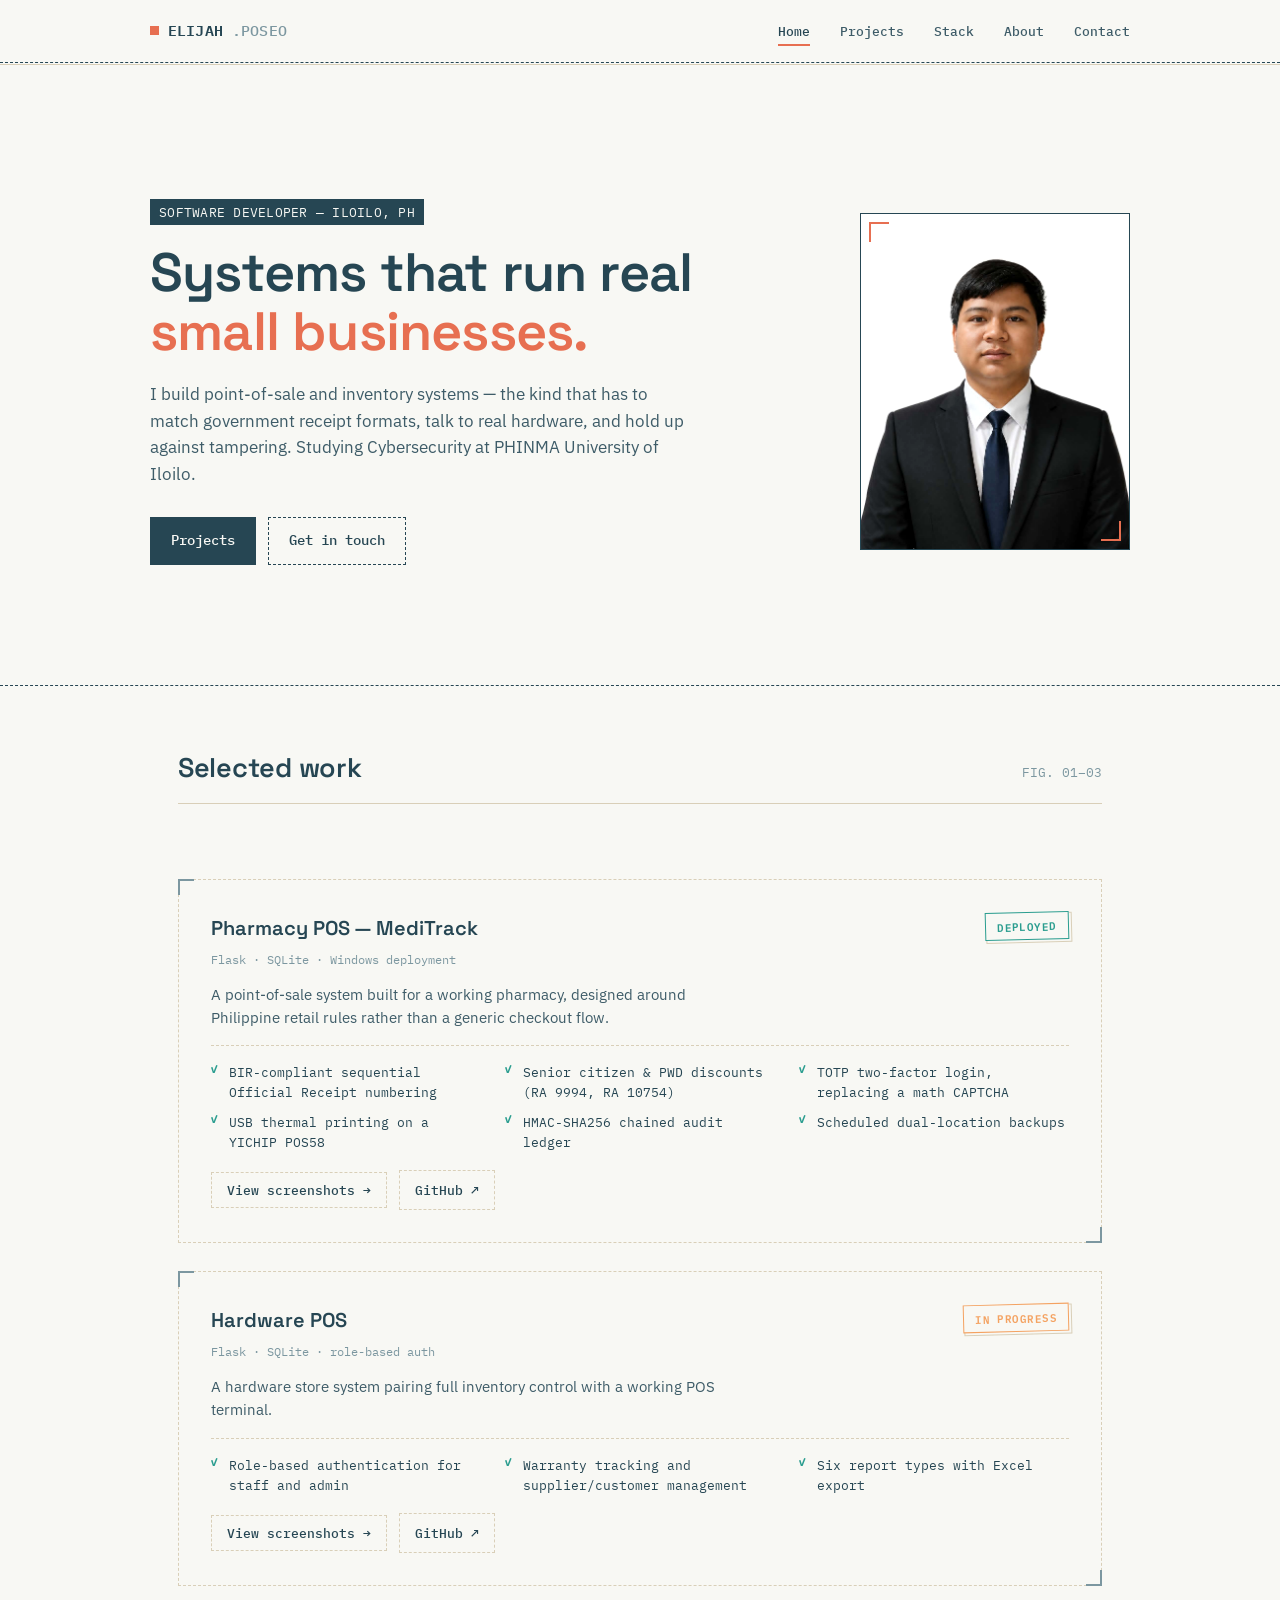
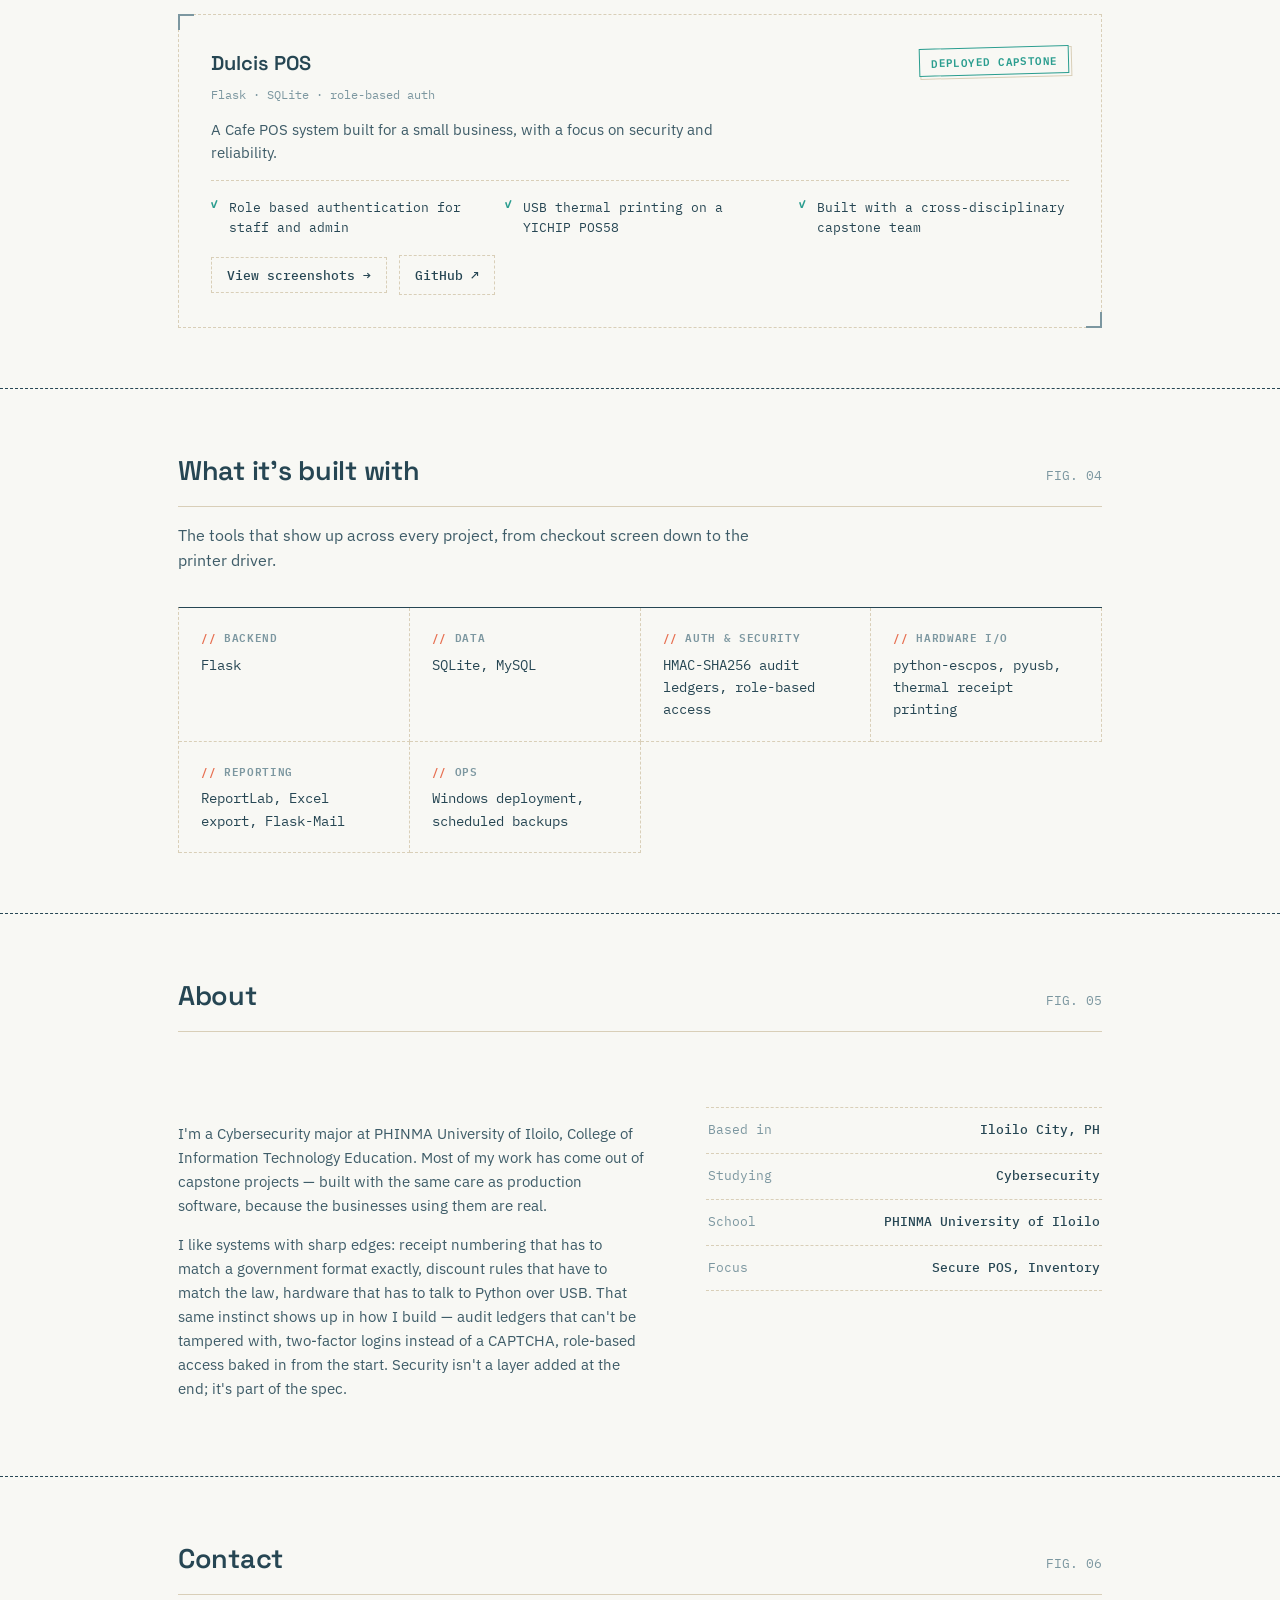
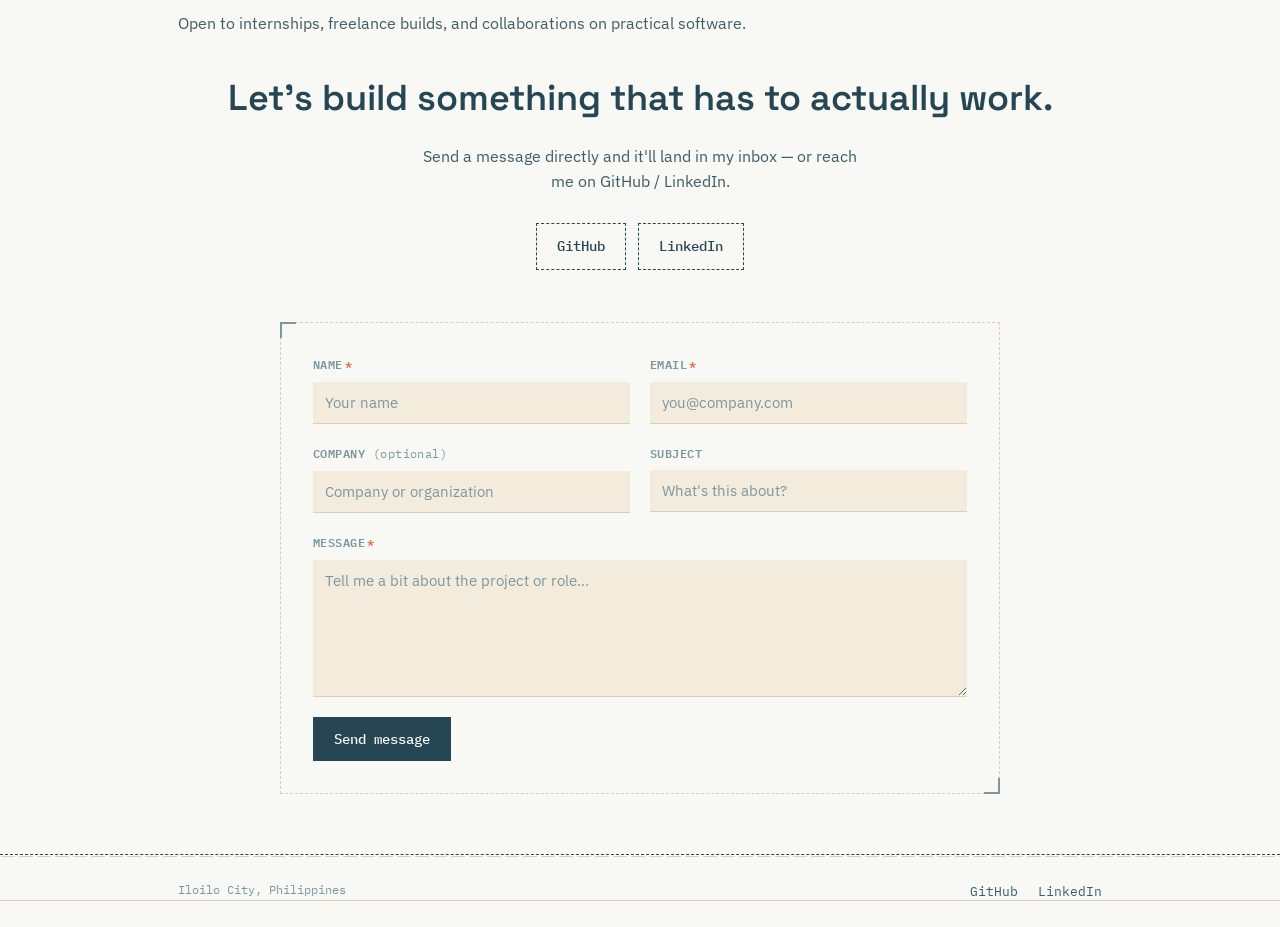
<file: index.html>
<!DOCTYPE html>
<html lang="en">
<head>
<meta charset="UTF-8">
<meta name="viewport" content="width=device-width, initial-scale=1.0">
<title>Elijah — Software Developer</title>
<link rel="preconnect" href="https://fonts.googleapis.com">
<link href="https://fonts.googleapis.com/css2?family=Space+Grotesk:wght@400;500;600;700&family=IBM+Plex+Sans:wght@400;500;600&family=IBM+Plex+Mono:wght@400;500;600&display=swap" rel="stylesheet">
<link rel="stylesheet" href="styles.css">
</head>
<body>

<nav>
  <div class="wrap nav-row">
    <a class="logo" href="#home">ELIJAH<span>.POSEO</span></a>
    <ul class="nav-links" id="navLinks">
      <li><a href="#home" class="active">Home</a></li>
      <li><a href="#projects">Projects</a></li>
      <li><a href="#stack">Stack</a></li>
      <li><a href="#about">About</a></li>
      <li><a href="#contact">Contact</a></li>
    </ul>
    <button class="nav-toggle" id="navToggle" aria-label="Toggle menu" aria-expanded="false">☰</button>
  </div>
</nav>

<main>

  <!-- HOME -->
  <section id="home">
    <div class="wrap hero">
      <div class="hero-inner">
        <div class="hero-text">
          <p class="hero-tag">SOFTWARE DEVELOPER — ILOILO, PH</p>
          <h1 class="hero-title">Systems that run real <span class="accent">small businesses.</span></h1>
          <p class="hero-desc">I build point-of-sale and inventory systems — the kind that has to match government receipt formats, talk to real hardware, and hold up against tampering. Studying Cybersecurity at PHINMA University of Iloilo.</p>
          <div class="hero-links">
            <a class="btn primary" href="#projects">Projects</a>
            <a class="btn ghost" href="#contact">Get in touch</a>
          </div>
        </div>
        <div class="hero-photo">
          <img src="assets/profile.jpg" alt="Portrait of Elijah"
               onerror="this.style.display='none'; this.nextElementSibling.style.display='flex';">
          <div class="photo-placeholder">
            <svg width="40" height="40" viewBox="0 0 24 24" fill="none" stroke="currentColor" stroke-width="1.5"><circle cx="12" cy="8" r="4"/><path d="M4 20c0-4 3.5-6 8-6s8 2 8 6"/></svg>
            <span>ADD YOUR PHOTO</span>
            <span class="path-hint">assets/profile.jpg</span>
          </div>
        </div>
      </div>
    </div>
  </section>

  <!-- PROJECTS -->
  <section id="projects">
    <div class="wrap">
      <div class="sec-head reveal">
        <h2 class="sec-title">Selected work</h2>
        <span class="sec-fig">FIG. 01–03</span>
      </div>
      <p class="sec-desc reveal">Three systems, each built for a real business rather than a hypothetical one.</p>

      <div class="project panel reveal" data-gallery="pharmacy-pos">
        <div class="project-top">
          <h3 class="project-name">Pharmacy POS — MediTrack</h3>
          <span class="project-status">deployed</span>
        </div>
        <p class="project-meta">Flask · SQLite · Windows deployment</p>
        <p class="project-desc">A point-of-sale system built for a working pharmacy, designed around Philippine retail rules rather than a generic checkout flow.</p>
        <ul class="spec-grid">
          <li>BIR-compliant sequential Official Receipt numbering</li>
          <li>Senior citizen &amp; PWD discounts (RA 9994, RA 10754)</li>
          <li>TOTP two-factor login, replacing a math CAPTCHA</li>
          <li>USB thermal printing on a YICHIP POS58</li>
          <li>HMAC-SHA256 chained audit ledger</li>
          <li>Scheduled dual-location backups</li>
        </ul>
        <div class="project-actions">
          <button class="view-shots" type="button">View screenshots →</button>
          <a class="github-btn" href="https://github.com/yourhandle/pharmacy-pos-meditrack" target="_blank" rel="noopener">GitHub ↗</a>
        </div>
      </div>

      <div class="project panel reveal" data-gallery="hardware-pos" style="margin-top:28px;">
        <div class="project-top">
          <h3 class="project-name">Hardware POS</h3>
          <span class="project-status amber">in progress</span>
        </div>
        <p class="project-meta">Flask · SQLite · role-based auth</p>
        <p class="project-desc">A hardware store system pairing full inventory control with a working POS terminal.</p>
        <ul class="spec-grid">
          <li>Role-based authentication for staff and admin</li>
          <li>Warranty tracking and supplier/customer management</li>
          <li>Six report types with Excel export</li>
        </ul>
        <div class="project-actions">
          <button class="view-shots" type="button">View screenshots →</button>
          <a class="github-btn" href="https://github.com/yourhandle/hardware-inventory-pos" target="_blank" rel="noopener">GitHub ↗</a>
        </div>
      </div>

      <div class="project panel reveal" data-gallery="dulcis-pos" style="margin-top:28px;">
        <div class="project-top">
          <h3 class="project-name">Dulcis POS</h3>
          <span class="project-status">Deployed Capstone</span>
        </div>
        <p class="project-meta">Flask · SQLite · role-based auth</p>
        <p class="project-desc">A Cafe POS system built for a small business, with a focus on security and reliability.</p>
        <ul class="spec-grid">
          <li>Role based authentication for staff and admin</li>
          <li>USB thermal printing on a YICHIP POS58</li>
          <li>Built with a cross-disciplinary capstone team</li>
        </ul>
        <div class="project-actions">
          <button class="view-shots" type="button">View screenshots →</button>
          <a class="github-btn" href="https://github.com/yourhandle/dulcis-pos" target="_blank" rel="noopener">GitHub ↗</a>
        </div>
      </div>
    </div>
  </section>

  <!-- STACK -->
  <section id="stack">
    <div class="wrap">
      <div class="sec-head reveal">
        <h2 class="sec-title">What it's built with</h2>
        <span class="sec-fig">FIG. 04</span>
      </div>
      <p class="sec-desc reveal">The tools that show up across every project, from checkout screen down to the printer driver.</p>
      <div class="stack-grid reveal">
        <div class="stack-cell"><h3>BACKEND</h3><p>Flask</p></div>
        <div class="stack-cell"><h3>DATA</h3><p>SQLite, MySQL</p></div>
        <div class="stack-cell"><h3>AUTH &amp; SECURITY</h3><p>HMAC-SHA256 audit ledgers, role-based access</p></div>
        <div class="stack-cell"><h3>HARDWARE I/O</h3><p>python-escpos, pyusb, thermal receipt printing</p></div>
        <div class="stack-cell"><h3>REPORTING</h3><p>ReportLab, Excel export, Flask-Mail</p></div>
        <div class="stack-cell"><h3>OPS</h3><p>Windows deployment, scheduled backups</p></div>
      </div>
    </div>
  </section>

  <!-- ABOUT -->
  <section id="about">
    <div class="wrap">
      <div class="sec-head reveal">
        <h2 class="sec-title">About</h2>
        <span class="sec-fig">FIG. 05</span>
      </div>
      <p class="sec-desc reveal">A little on where I study and what kind of problems I like.</p>
      <div class="about-grid reveal">
        <div class="about-text">
          <p>I'm a Cybersecurity major at PHINMA University of Iloilo, College of Information Technology Education. Most of my work has come out of capstone projects — built with the same care as production software, because the businesses using them are real.</p>
          <p>I like systems with sharp edges: receipt numbering that has to match a government format exactly, discount rules that have to match the law, hardware that has to talk to Python over USB. That same instinct shows up in how I build — audit ledgers that can't be tampered with, two-factor logins instead of a CAPTCHA, role-based access baked in from the start. Security isn't a layer added at the end; it's part of the spec.</p>
        </div>
        <div class="about-facts">
          <div><span>Based in</span><span>Iloilo City, PH</span></div>
          <div><span>Studying</span><span>Cybersecurity</span></div>
          <div><span>School</span><span>PHINMA University of Iloilo</span></div>
          <div><span>Focus</span><span>Secure POS, Inventory</span></div>
        </div>
      </div>
    </div>
  </section>

  <!-- CONTACT -->
  <section id="contact">
    <div class="wrap">
      <div class="sec-head reveal">
        <h2 class="sec-title">Contact</h2>
        <span class="sec-fig">FIG. 06</span>
      </div>
      <p class="sec-desc reveal">Open to internships, freelance builds, and collaborations on practical software.</p>

      <div class="contact-cta reveal">
        <h2>Let's build something that has to actually work.</h2>
        <p>Send a message directly and it'll land in my inbox — or reach me on GitHub / LinkedIn.</p>
        <div class="hero-links">
          <a class="btn ghost" href="https://github.com/poseoelijahemmanuel" target="_blank" rel="noopener">GitHub</a>
          <a class="btn ghost" href="https://linkedin.com/in/yourhandle" target="_blank" rel="noopener">LinkedIn</a>
        </div>
      </div>

      <form class="contact-form panel reveal" id="contactForm" action="https://formspree.io/f/meaqpjoy" method="POST" style="margin-top:44px;">
        <div class="form-row">
          <div class="field">
            <label for="cf-name">Name<span class="req">*</span></label>
            <input type="text" id="cf-name" name="name" placeholder="Your name" required>
          </div>
          <div class="field">
            <label for="cf-email">Email<span class="req">*</span></label>
            <input type="email" id="cf-email" name="email" placeholder="you@company.com" required>
          </div>
        </div>
        <div class="form-row">
          <div class="field">
            <label for="cf-company">Company <span class="opt">(optional)</span></label>
            <input type="text" id="cf-company" name="company" placeholder="Company or organization">
          </div>
          <div class="field">
            <label for="cf-subject">Subject</label>
            <input type="text" id="cf-subject" name="subject" placeholder="What's this about?">
          </div>
        </div>
        <div class="field field-full">
          <label for="cf-message">Message<span class="req">*</span></label>
          <textarea id="cf-message" name="message" rows="6" placeholder="Tell me a bit about the project or role..." required></textarea>
        </div>

        <input type="text" name="_gotcha" style="display:none" tabindex="-1" autocomplete="off">

        <div class="form-footer">
          <button class="btn primary" type="submit" id="cfSubmit">Send message</button>
          <p class="form-status" id="cfStatus" role="status" aria-live="polite"></p>
        </div>
      </form>
    </div>
  </section>

</main>

<div class="lightbox" id="lightbox" aria-hidden="true" role="dialog" aria-modal="true" aria-label="Project screenshots">
  <div class="lightbox-backdrop" id="lightboxBackdrop"></div>
  <div class="lightbox-body">
    <button class="lightbox-close" id="lightboxClose" aria-label="Close">✕</button>
    <p class="lightbox-title" id="lightboxTitle"></p>
    <div class="lightbox-frame">
      <button class="lightbox-nav prev" id="lightboxPrev" aria-label="Previous image">‹</button>
      <img id="lightboxImg" alt="">
      <div class="lightbox-empty" id="lightboxEmpty">
        <span>No screenshots added yet.</span>
        <span class="path-hint" id="lightboxHint"></span>
      </div>
      <button class="lightbox-nav next" id="lightboxNext" aria-label="Next image">›</button>
    </div>
    <p class="lightbox-count" id="lightboxCount"></p>
  </div>
</div>

<footer class="site-footer">
  <div class="wrap">
    <p>Iloilo City, Philippines</p>
    <div class="foot-links">
      <a href="https://github.com/poseoelijahemmanuel" target="_blank" rel="noopener">GitHub</a>
      <a href="https://linkedin.com/in/yourhandle" target="_blank" rel="noopener">LinkedIn</a>
    </div>
  </div>
</footer>

<script src="script.js"></script>
<script src="gallery.js"></script>
<script src="contact-form.js"></script>
</body>
</html>
</file>
<file: styles.css>
:root{
  --paper: #f8f8f4;      /* warm off-white — sits on the light side of the palette */
  --paper-2: #F3ECDC;    /* deeper warm neutral for alt panels */
  --ink: #264653;        /* deep teal-navy — primary text */
  --ink-soft: #3E5C68;   /* secondary text */
  --ink-faint: #7C97A0;  /* muted/faint text */
  --line: #D9CFB8;       /* dashed borders, dividers */
  --accent: #2A9D8F;     /* teal — links, primary actions, active state */
  --accent-2: #E76F51;   /* coral — emphasis, alerts, status marks */
  --highlight: #E9C46A;  /* warm yellow — tags, hover glows (background/border only) */
  --secondary: #F4A261;  /* orange — secondary accent, figure tags */
  --display: 'Space Grotesk', 'IBM Plex Sans', sans-serif;
  --sans: 'IBM Plex Sans', -apple-system, sans-serif;
  --mono: 'IBM Plex Mono', ui-monospace, monospace;
}

* { box-sizing: border-box; }
html { scroll-behavior: smooth; }

body{
  margin: 0;
  min-height: 100vh;
  background: var(--paper);
  color: var(--ink);
  font-family: var(--sans);
  line-height: 1.6;
  -webkit-font-smoothing: antialiased;
  display: flex;
  flex-direction: column;
  background-image:
    linear-gradient(var(--line) 1px, transparent 1px);
  background-size: 100% 44px;
  background-position: 0 96px;
  background-attachment: local;
}

a { color: var(--accent); text-decoration-thickness: 1px; text-underline-offset: 3px; }
a:hover { color: var(--accent-2); }
a:focus-visible, button:focus-visible { outline: 2px solid var(--accent); outline-offset: 3px; }

.wrap{ max-width: 980px; margin: 0 auto; padding: 0 28px; width: 100%; }

main{ flex: 1; background: var(--paper); }

/* NAV — console header bar */
nav{
  position: sticky;
  top: 0;
  z-index: 50;
  background: var(--paper);
  border-bottom: 1px dashed var(--ink);
  box-shadow: 0 1px 0 var(--paper), 0 2px 0 var(--line);
}
.nav-row{
  display: flex;
  align-items: center;
  justify-content: space-between;
  padding: 18px 0;
}
.logo{
  display: inline-flex;
  align-items: center;
  gap: 9px;
  font-family: var(--mono);
  font-weight: 600;
  font-size: 15px;
  color: var(--ink);
  letter-spacing: 0.01em;
  text-decoration: none;
}
.logo::before{
  content: "";
  width: 9px;
  height: 9px;
  background: var(--accent-2);
  flex-shrink: 0;
}
.logo span{ color: var(--ink-faint); font-weight: 500; }
.nav-links{
  display: flex;
  gap: 30px;
  list-style: none;
  margin: 0;
  padding: 0;
}
.nav-links a{
  color: var(--ink-soft);
  text-decoration: none;
  font-family: var(--mono);
  font-size: 13px;
  font-weight: 500;
  position: relative;
  padding-bottom: 3px;
}
.nav-links a:hover{ color: var(--ink); }
.nav-links a.active{ color: var(--ink); }
.nav-links a.active::after{
  content: "";
  position: absolute;
  left: 0; right: 0; bottom: -3px;
  height: 2px;
  background: var(--accent-2);
}
.nav-toggle{
  display: none;
  background: var(--paper);
  border: 1px solid var(--ink);
  color: var(--ink);
  width: 38px;
  height: 38px;
  border-radius: 0;
  cursor: pointer;
  font-size: 16px;
  font-family: var(--mono);
}

@media (max-width: 720px){
  .nav-links{
    position: absolute;
    top: 100%;
    left: 0;
    right: 0;
    background: var(--paper);
    border-bottom: 1px dashed var(--ink);
    flex-direction: column;
    gap: 0;
    display: none;
  }
  .nav-links.open{ display: flex; }
  .nav-links a{
    padding: 15px 28px;
    border-top: 1px dashed var(--line);
    width: 100%;
  }
  .nav-toggle{ display: block; }
}

/* PANEL — the recurring "record card" with scan-corner brackets */
.panel{
  position: relative;
  background: var(--paper);
  border: 1px dashed var(--line);
  border-radius: 0;
  padding: 32px;
  transition: border-color 0.2s ease;
}
.panel::before,
.panel::after{
  content: "";
  position: absolute;
  width: 14px;
  height: 14px;
  border-color: var(--ink-faint);
  border-style: solid;
  transition: border-color 0.2s ease;
}
.panel::before{
  top: -1px; left: -1px;
  border-width: 2px 0 0 2px;
}
.panel::after{
  bottom: -1px; right: -1px;
  border-width: 0 2px 2px 0;
}
.panel:hover{ border-color: var(--ink-faint); }
.panel:hover::before,
.panel:hover::after{ border-color: var(--accent); }

/* scroll reveal */
.reveal{ opacity: 0; transform: translateY(18px); }
@media (prefers-reduced-motion: no-preference){
  .reveal{ transition: opacity 0.6s ease, transform 0.6s ease; }
}
.reveal.in{ opacity: 1; transform: translateY(0); }

/* HERO */
.hero{ padding: 76px 0 60px; }
.hero-tag{
  display: inline-block;
  font-family: var(--mono);
  font-size: 12.5px;
  color: var(--paper);
  background: var(--ink);
  padding: 3px 9px;
  letter-spacing: 0.02em;
  margin: 0 0 18px 0;
}
h1.hero-title{
  font-family: var(--display);
  font-weight: 600;
  font-size: clamp(34px, 5.4vw, 54px);
  line-height: 1.1;
  letter-spacing: -0.015em;
  margin: 0 0 20px 0;
  max-width: 17ch;
}
.hero-title .accent{ color: var(--accent-2); }
.hero-desc{
  font-size: 16.5px;
  color: var(--ink-soft);
  max-width: 54ch;
  margin: 0 0 30px 0;
}
.hero-links{ display: flex; flex-wrap: wrap; gap: 12px; }

@media (prefers-reduced-motion: no-preference){
  .hero-tag, .hero-title, .hero-desc, .hero-links{
    animation: rise 0.55s ease both;
  }
  .hero-title{ animation-delay: 0.06s; }
  .hero-desc{ animation-delay: 0.12s; }
  .hero-links{ animation-delay: 0.18s; }
  @keyframes rise{
    from{ opacity: 0; transform: translateY(10px); }
    to{ opacity: 1; transform: translateY(0); }
  }
}

.hero-inner{
  display: grid;
  grid-template-columns: 1fr;
  gap: 40px;
  align-items: center;
}
@media (min-width: 860px){
  .hero-inner{ grid-template-columns: 1.2fr 0.8fr; }
}

.hero-photo{
  position: relative;
  width: 100%;
  max-width: 270px;
  aspect-ratio: 4 / 5;
  margin: 0 auto;
  overflow: hidden;
  border-radius: 0;
  border: 1px solid var(--ink);
  background: var(--paper-2);
}
.hero-photo::before,
.hero-photo::after{
  content: "";
  position: absolute;
  z-index: 2;
  width: 18px;
  height: 18px;
  border-color: var(--accent-2);
  border-style: solid;
  pointer-events: none;
}
.hero-photo::before{ top: 8px; left: 8px; border-width: 2px 0 0 2px; }
.hero-photo::after{ bottom: 8px; right: 8px; border-width: 0 2px 2px 0; }
@media (min-width: 860px){
  .hero-photo{ margin: 0 0 0 auto; }
}
.hero-photo img{ width: 100%; height: 100%; object-fit: cover; display: block; filter: contrast(1.03); }
.photo-placeholder{
  display: none;
  width: 100%;
  height: 100%;
  flex-direction: column;
  align-items: center;
  justify-content: center;
  gap: 10px;
  color: var(--ink-faint);
  font-family: var(--mono);
  font-size: 11px;
  letter-spacing: 0.02em;
  text-align: center;
  padding: 20px;
}
.photo-placeholder svg{ color: var(--ink-faint); opacity: 0.7; }
.photo-placeholder .path-hint{ color: var(--accent); font-size: 11px; }

@media (prefers-reduced-motion: no-preference){
  .hero-photo{ opacity: 0; animation: fade-in 0.6s ease forwards; animation-delay: 0.3s; }
  @keyframes fade-in{ to{ opacity: 1; } }
}

.btn{
  display: inline-flex;
  align-items: center;
  gap: 8px;
  padding: 12px 20px;
  border-radius: 0;
  font-family: var(--mono);
  font-weight: 500;
  font-size: 13.5px;
  text-decoration: none;
  border: 1px solid var(--ink);
  transition: transform 0.15s ease, background 0.15s ease, border-color 0.15s ease, color 0.15s ease;
}
.btn:hover{ transform: translateY(-1px); }
.btn:active{ transform: translateY(0); }
.btn.primary{ background: var(--ink); color: var(--paper); border-color: var(--ink); }
.btn.primary:hover{ background: var(--accent); border-color: var(--accent); color: var(--paper); }
.btn.ghost{ color: var(--ink); background: var(--paper); border-style: dashed; }
.btn.ghost:hover{ border-color: var(--accent); color: var(--accent); border-style: solid; }

/* SECTION HEADS */
section{ padding: 60px 0; border-top: 1px dashed var(--ink); scroll-margin-top: 78px; }
main > section:first-child{ border-top: none; }
.sec-head{
  display: flex;
  justify-content: space-between;
  align-items: baseline;
  margin-bottom: 38px;
  flex-wrap: wrap;
  gap: 10px;
  padding-bottom: 14px;
  border-bottom: 1px solid var(--line);
}
.sec-fig{ font-family: var(--mono); font-size: 12.5px; color: var(--ink-faint); }
h2.sec-title{ font-family: var(--display); font-size: 27px; font-weight: 600; letter-spacing: -0.01em; margin: 0; }
.sec-desc{ color: var(--ink-soft); font-size: 15.5px; max-width: 60ch; margin: -22px 0 34px 0; }

/* PROJECTS */
.project{ margin-bottom: 24px; }
.project:last-child{ margin-bottom: 0; }
.project-top{
  display: flex;
  justify-content: space-between;
  align-items: flex-start;
  gap: 20px;
  flex-wrap: wrap;
  margin-bottom: 6px;
}
.project-name{ font-family: var(--display); font-size: 20px; font-weight: 600; margin: 0; }
.project-status{
  font-family: var(--mono);
  font-size: 11px;
  font-weight: 600;
  color: var(--accent);
  border: 1.5px solid var(--accent);
  padding: 4px 11px;
  border-radius: 0;
  white-space: nowrap;
  align-self: flex-start;
  transform: rotate(-1.5deg);
  text-transform: uppercase;
  letter-spacing: 0.04em;
  box-shadow: 2px 2px 0 var(--paper), 2px 2px 0 1px var(--line);
}
.project-status.amber{ color: var(--secondary); border-color: var(--secondary); }
.project-meta{ font-family: var(--mono); font-size: 12px; color: var(--ink-faint); margin: 0 0 14px 0; }
.project-desc{ color: var(--ink-soft); font-size: 14.5px; max-width: 60ch; margin: 0 0 16px 0; }
.spec-grid{
  display: grid;
  grid-template-columns: repeat(auto-fit, minmax(240px, 1fr));
  gap: 10px 24px;
  list-style: none;
  margin: 0;
  padding: 16px 0 0 0;
  border-top: 1px dashed var(--line);
  font-family: var(--mono);
}
.spec-grid li{ font-size: 12.5px; color: var(--ink); padding-left: 18px; position: relative; }
.spec-grid li::before{
  content: "✓";
  position: absolute;
  left: 0;
  top: -1px;
  font-size: 11px;
  color: var(--accent);
  font-weight: 700;
}

.view-shots,
.github-btn{
  display: inline-flex;
  align-items: center;
  gap: 6px;
  margin-top: 18px;
  padding: 9px 15px;
  background: var(--paper);
  border: 1px dashed var(--line);
  border-radius: 0;
  font-family: var(--mono);
  font-size: 12.5px;
  font-weight: 500;
  color: var(--ink);
  text-decoration: none;
  cursor: pointer;
  transition: border-color 0.15s ease, color 0.15s ease, transform 0.15s ease;
}
.view-shots:hover,
.github-btn:hover{ border-color: var(--accent); color: var(--accent); border-style: solid; transform: translateY(-1px); }
.view-shots:focus-visible,
.github-btn:focus-visible{ outline: 2px solid var(--accent); outline-offset: 2px; }

.project-actions{
  display: flex;
  align-items: center;
  gap: 12px;
}
.project-actions .view-shots,
.project-actions .github-btn{ margin-top: 18px; }

/* LIGHTBOX */
.lightbox{
  position: fixed;
  inset: 0;
  z-index: 100;
  display: none;
  align-items: center;
  justify-content: center;
  padding: 24px;
}
.lightbox.open{ display: flex; }
.lightbox-backdrop{
  position: absolute;
  inset: 0;
  background: rgba(38, 70, 83, 0.68);
}
@media (prefers-reduced-motion: no-preference){
  .lightbox.open .lightbox-backdrop{ animation: fade-in 0.2s ease both; }
  .lightbox.open .lightbox-body{ animation: pop-in 0.22s ease both; }
  @keyframes pop-in{
    from{ opacity: 0; transform: translateY(8px) scale(0.98); }
    to{ opacity: 1; transform: translateY(0) scale(1); }
  }
}
.lightbox-body{
  position: relative;
  z-index: 1;
  background: var(--paper);
  border: 1px solid var(--ink);
  border-radius: 0;
  max-width: 720px;
  width: 100%;
  padding: 22px 22px 18px;
  box-shadow: 6px 6px 0 rgba(38,70,83,0.9);
}
.lightbox-close{
  position: absolute;
  top: 14px;
  right: 14px;
  width: 32px;
  height: 32px;
  border-radius: 0;
  border: 1px solid var(--ink);
  background: var(--paper);
  color: var(--ink-soft);
  font-family: var(--mono);
  font-size: 13px;
  cursor: pointer;
}
.lightbox-close:hover{ color: var(--paper); background: var(--ink); }
.lightbox-title{
  font-family: var(--mono);
  font-weight: 600;
  font-size: 14px;
  margin: 0 40px 16px 0;
  color: var(--ink);
  text-transform: uppercase;
  letter-spacing: 0.02em;
}
.lightbox-frame{
  position: relative;
  width: 100%;
  aspect-ratio: 16 / 10;
  background: var(--paper-2);
  border-radius: 0;
  border: 1px dashed var(--line);
  overflow: hidden;
  display: flex;
  align-items: center;
  justify-content: center;
}
.lightbox-frame img{
  width: 100%;
  height: 100%;
  object-fit: contain;
  background: var(--paper-2);
}
.lightbox-empty{
  display: none;
  flex-direction: column;
  align-items: center;
  gap: 8px;
  color: var(--ink-faint);
  font-family: var(--mono);
  font-size: 12px;
  text-align: center;
  padding: 20px;
}
.lightbox-empty .path-hint{ color: var(--accent); font-size: 11px; }
.lightbox-nav{
  position: absolute;
  top: 50%;
  transform: translateY(-50%);
  width: 36px;
  height: 36px;
  border-radius: 0;
  border: 1px solid var(--ink);
  background: var(--paper);
  color: var(--ink);
  font-size: 18px;
  line-height: 1;
  cursor: pointer;
  display: flex;
  align-items: center;
  justify-content: center;
}
.lightbox-nav:hover{ background: var(--ink); color: var(--paper); }
.lightbox-nav.prev{ left: 12px; }
.lightbox-nav.next{ right: 12px; }
.lightbox-count{
  text-align: center;
  font-family: var(--mono);
  font-size: 11.5px;
  color: var(--ink-faint);
  margin: 12px 0 0 0;
}

/* STACK — spec-sheet table */
.stack-grid{
  display: grid;
  grid-template-columns: repeat(auto-fit, minmax(220px, 1fr));
  border-top: 1px solid var(--ink);
  border-left: 1px dashed var(--line);
}
.stack-cell{
  background: var(--paper);
  padding: 20px 22px;
  border-right: 1px dashed var(--line);
  border-bottom: 1px dashed var(--line);
  transition: background 0.2s ease;
}
.stack-cell:hover{ background: var(--paper-2); }
.stack-cell h3{
  font-family: var(--mono);
  font-size: 11px;
  font-weight: 600;
  color: var(--ink-faint);
  letter-spacing: 0.06em;
  margin: 0 0 8px 0;
}
.stack-cell h3::before{ content: "// "; color: var(--accent-2); }
.stack-cell p{ margin: 0; font-size: 14px; color: var(--ink); font-family: var(--mono); }

/* ABOUT */
.about-grid{ display: grid; grid-template-columns: 1.1fr 0.9fr; gap: 44px; }
.about-text p{ color: var(--ink-soft); font-size: 15px; max-width: 52ch; }
.about-facts{
  font-family: var(--mono);
  font-size: 13px;
  display: grid;
  gap: 0;
  align-content: start;
  border-top: 1px dashed var(--line);
}
.about-facts div{
  display: flex;
  justify-content: space-between;
  border-bottom: 1px dashed var(--line);
  padding: 12px 2px;
}
.about-facts span:first-child{ color: var(--ink-faint); }
.about-facts span:last-child{ color: var(--ink); font-weight: 500; text-align: right; }
@media (max-width: 720px){ .about-grid{ grid-template-columns: 1fr; } }

/* SITE FOOTER — receipt tear-off */
.site-footer{
  position: relative;
  border-top: 1px dashed var(--ink);
  padding: 26px 0;
  margin-top: auto;
  background:
    radial-gradient(circle at 8px 0, transparent 7px, var(--paper) 7.5px) top left / 18px 15px repeat-x;
}
.site-footer .wrap{
  display: flex;
  justify-content: space-between;
  align-items: center;
  flex-wrap: wrap;
  gap: 12px;
}
.site-footer p{ font-family: var(--mono); font-size: 11.5px; color: var(--ink-faint); margin: 0; }
.site-footer .foot-links{ display: flex; gap: 20px; }
.site-footer a{ font-family: var(--mono); font-size: 12.5px; color: var(--ink-soft); text-decoration: none; }
.site-footer a:hover{ color: var(--accent-2); }

/* CONTACT FORM — fill-in ledger fields, underline style */
.contact-form{
  display: flex;
  flex-direction: column;
  gap: 20px;
  max-width: 720px;
  margin: 0 auto;
}
.form-row{
  display: grid;
  grid-template-columns: 1fr 1fr;
  gap: 20px;
}
@media (max-width: 640px){
  .form-row{ grid-template-columns: 1fr; }
}
.field{ display: flex; flex-direction: column; gap: 8px; }
.field-full{ width: 100%; }
.field label{
  font-family: var(--mono);
  font-size: 11.5px;
  font-weight: 600;
  color: var(--ink-faint);
  letter-spacing: 0.04em;
  text-transform: uppercase;
}
.field label .req{ color: var(--accent-2); margin-left: 2px; }
.field label .opt{ color: var(--ink-faint); font-weight: 400; text-transform: none; }
.field input,
.field textarea{
  font-family: var(--sans);
  font-size: 14.5px;
  color: var(--ink);
  background: var(--paper-2);
  border: none;
  border-bottom: 1.5px solid var(--line);
  border-radius: 0;
  padding: 11px 12px;
  resize: vertical;
  transition: border-color 0.15s ease, background 0.15s ease;
}
.field input::placeholder,
.field textarea::placeholder{ color: var(--ink-faint); }
.field input:focus,
.field textarea:focus{
  outline: none;
  background: var(--paper);
  border-color: var(--accent);
}
.form-footer{
  display: flex;
  align-items: center;
  gap: 18px;
  flex-wrap: wrap;
}
.form-footer .btn{ cursor: pointer; }
.form-footer .btn:disabled{ opacity: 0.55; cursor: not-allowed; transform: none; }
.form-status{
  font-family: var(--mono);
  font-size: 12.5px;
  margin: 0;
}
.form-status.success{ color: var(--accent); }
.form-status.error{ color: var(--accent-2); }

/* CONTACT big CTA */
.contact-cta{ text-align: center; padding: 0 0 8px; }
.contact-cta h2{ font-family: var(--display); font-size: clamp(25px, 4.2vw, 36px); font-weight: 600; margin: 0 0 16px 0; }
.contact-cta p{ color: var(--ink-soft); max-width: 46ch; margin: 0 auto 28px auto; }
.contact-cta .hero-links{ justify-content: center; }
</file>
